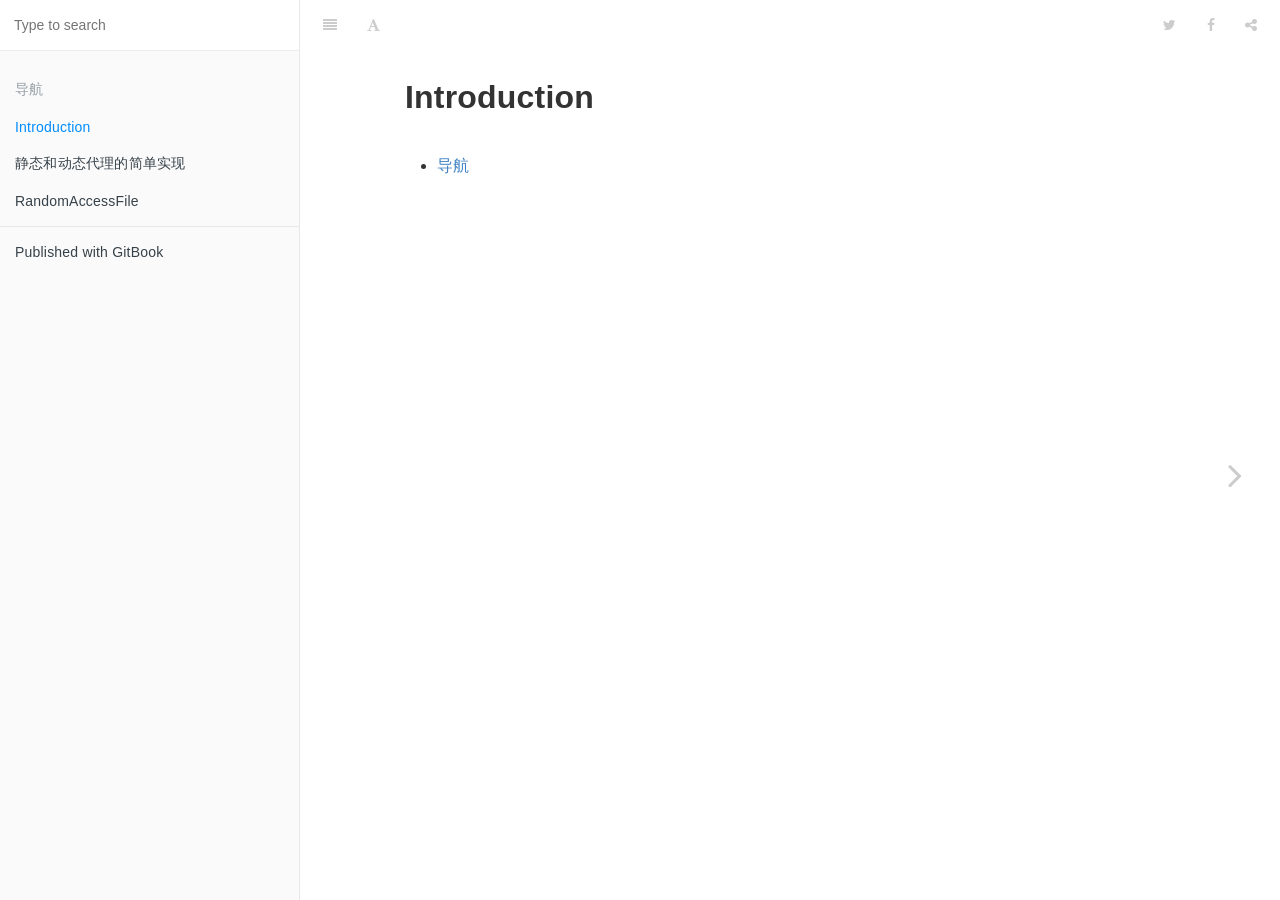
<file: _book/index.html>
<!DOCTYPE HTML>
<html lang="" >
    <head>
        <meta charset="UTF-8">
        <meta content="text/html; charset=utf-8" http-equiv="Content-Type">
        <title>Introduction · GitBook</title>
        <meta http-equiv="X-UA-Compatible" content="IE=edge" />
        <meta name="description" content="">
        <meta name="generator" content="GitBook 3.2.3">
        
        
        
    
    <link rel="stylesheet" href="gitbook/style.css">

    
            
                
                <link rel="stylesheet" href="gitbook/gitbook-plugin-highlight/website.css">
                
            
                
                <link rel="stylesheet" href="gitbook/gitbook-plugin-search/search.css">
                
            
                
                <link rel="stylesheet" href="gitbook/gitbook-plugin-fontsettings/website.css">
                
            
        

    

    
        
    
        
    
        
    
        
    
        
    
        
    

        
    
    
    <meta name="HandheldFriendly" content="true"/>
    <meta name="viewport" content="width=device-width, initial-scale=1, user-scalable=no">
    <meta name="apple-mobile-web-app-capable" content="yes">
    <meta name="apple-mobile-web-app-status-bar-style" content="black">
    <link rel="apple-touch-icon-precomposed" sizes="152x152" href="gitbook/images/apple-touch-icon-precomposed-152.png">
    <link rel="shortcut icon" href="gitbook/images/favicon.ico" type="image/x-icon">

    
    <link rel="next" href="静态和动态代理的简单实现.html" />
    
    

    </head>
    <body>
        
<div class="book">
    <div class="book-summary">
        
            
<div id="book-search-input" role="search">
    <input type="text" placeholder="Type to search" />
</div>

            
                <nav role="navigation">
                


<ul class="summary">
    
    

    

    
        
        <li class="header">导航</li>
        
        
    
        <li class="chapter active" data-level="1.1" data-path="./">
            
                <a href="./">
            
                    
                    Introduction
            
                </a>
            

            
        </li>
    
        <li class="chapter " data-level="1.2" data-path="静态和动态代理的简单实现.html">
            
                <a href="静态和动态代理的简单实现.html">
            
                    
                    静态和动态代理的简单实现
            
                </a>
            

            
        </li>
    
        <li class="chapter " data-level="1.3" data-path="RandomAccessFile.html">
            
                <a href="RandomAccessFile.html">
            
                    
                    RandomAccessFile
            
                </a>
            

            
        </li>
    

    

    <li class="divider"></li>

    <li>
        <a href="https://www.gitbook.com" target="blank" class="gitbook-link">
            Published with GitBook
        </a>
    </li>
</ul>


                </nav>
            
        
    </div>

    <div class="book-body">
        
            <div class="body-inner">
                
                    

<div class="book-header" role="navigation">
    

    <!-- Title -->
    <h1>
        <i class="fa fa-circle-o-notch fa-spin"></i>
        <a href="." >Introduction</a>
    </h1>
</div>




                    <div class="page-wrapper" tabindex="-1" role="main">
                        <div class="page-inner">
                            
<div id="book-search-results">
    <div class="search-noresults">
    
                                <section class="normal markdown-section">
                                
                                <h1 id="introduction">Introduction</h1>
<ul>
<li><a href="SUMMARY.md">&#x5BFC;&#x822A;</a></li>
</ul>

                                
                                </section>
                            
    </div>
    <div class="search-results">
        <div class="has-results">
            
            <h1 class="search-results-title"><span class='search-results-count'></span> results matching "<span class='search-query'></span>"</h1>
            <ul class="search-results-list"></ul>
            
        </div>
        <div class="no-results">
            
            <h1 class="search-results-title">No results matching "<span class='search-query'></span>"</h1>
            
        </div>
    </div>
</div>

                        </div>
                    </div>
                
            </div>

            
                
                
                <a href="静态和动态代理的简单实现.html" class="navigation navigation-next navigation-unique" aria-label="Next page: 静态和动态代理的简单实现">
                    <i class="fa fa-angle-right"></i>
                </a>
                
            
        
    </div>

    <script>
        var gitbook = gitbook || [];
        gitbook.push(function() {
            gitbook.page.hasChanged({"page":{"title":"Introduction","level":"1.1","depth":1,"next":{"title":"静态和动态代理的简单实现","level":"1.2","depth":1,"path":"静态和动态代理的简单实现.md","ref":"静态和动态代理的简单实现.md","articles":[]},"dir":"ltr"},"config":{"gitbook":"*","theme":"default","variables":{},"plugins":["livereload"],"pluginsConfig":{"livereload":{},"highlight":{},"search":{},"lunr":{"maxIndexSize":1000000,"ignoreSpecialCharacters":false},"sharing":{"facebook":true,"twitter":true,"google":false,"weibo":false,"instapaper":false,"vk":false,"all":["facebook","google","twitter","weibo","instapaper"]},"fontsettings":{"theme":"white","family":"sans","size":2},"theme-default":{"styles":{"website":"styles/website.css","pdf":"styles/pdf.css","epub":"styles/epub.css","mobi":"styles/mobi.css","ebook":"styles/ebook.css","print":"styles/print.css"},"showLevel":false}},"structure":{"langs":"LANGS.md","readme":"README.md","glossary":"GLOSSARY.md","summary":"SUMMARY.md"},"pdf":{"pageNumbers":true,"fontSize":12,"fontFamily":"Arial","paperSize":"a4","chapterMark":"pagebreak","pageBreaksBefore":"/","margin":{"right":62,"left":62,"top":56,"bottom":56}},"styles":{"website":"styles/website.css","pdf":"styles/pdf.css","epub":"styles/epub.css","mobi":"styles/mobi.css","ebook":"styles/ebook.css","print":"styles/print.css"}},"file":{"path":"README.md","mtime":"2019-11-08T01:41:33.970Z","type":"markdown"},"gitbook":{"version":"3.2.3","time":"2019-11-10T07:55:46.897Z"},"basePath":".","book":{"language":""}});
        });
    </script>
</div>

        
    <script src="gitbook/gitbook.js"></script>
    <script src="gitbook/theme.js"></script>
    
        
        <script src="gitbook/gitbook-plugin-livereload/plugin.js"></script>
        
    
        
        <script src="gitbook/gitbook-plugin-search/search-engine.js"></script>
        
    
        
        <script src="gitbook/gitbook-plugin-search/search.js"></script>
        
    
        
        <script src="gitbook/gitbook-plugin-lunr/lunr.min.js"></script>
        
    
        
        <script src="gitbook/gitbook-plugin-lunr/search-lunr.js"></script>
        
    
        
        <script src="gitbook/gitbook-plugin-sharing/buttons.js"></script>
        
    
        
        <script src="gitbook/gitbook-plugin-fontsettings/fontsettings.js"></script>
        
    

    </body>
</html>
</file>
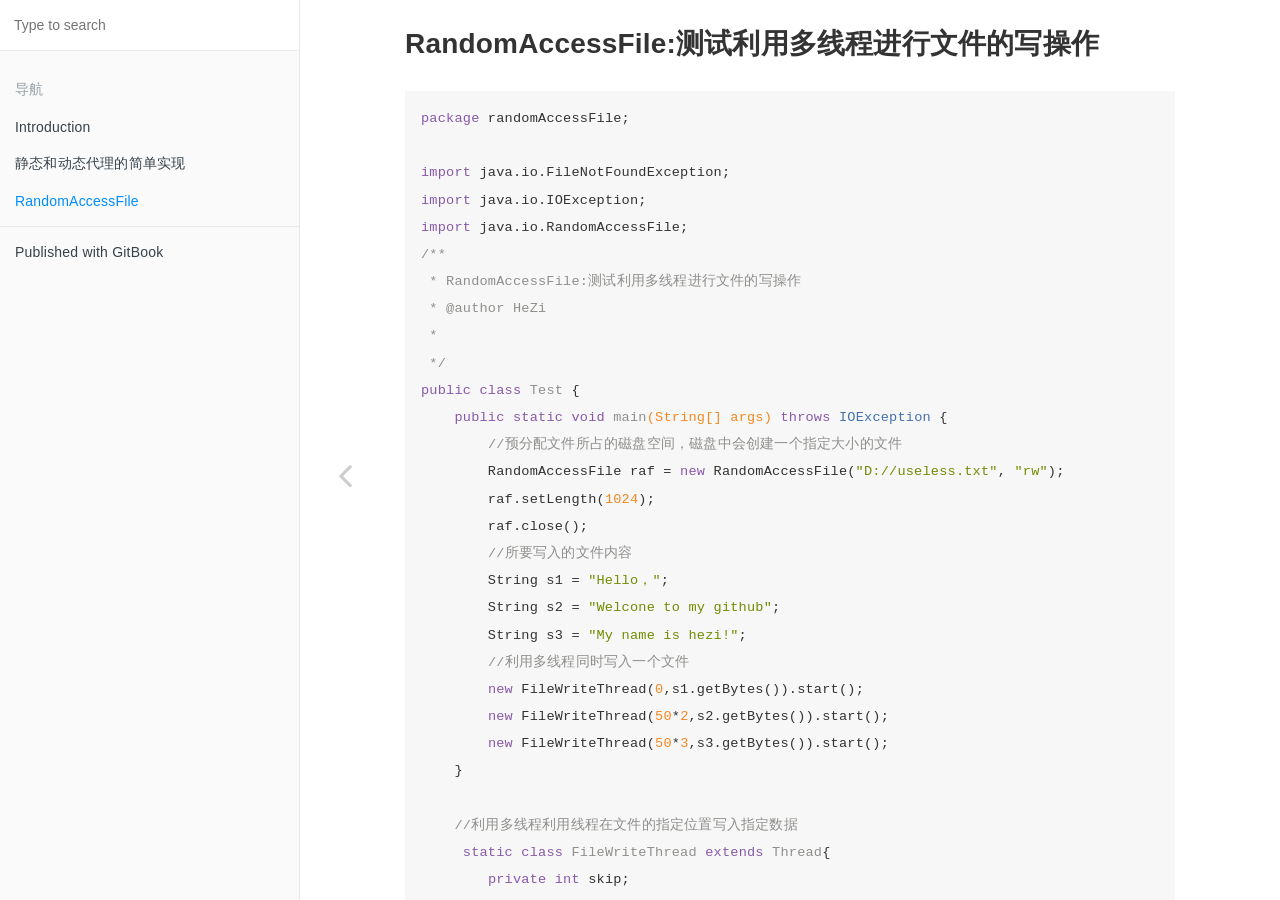
<file: _book/RandomAccessFile.html>
<!DOCTYPE HTML>
<html lang="" >
    <head>
        <meta charset="UTF-8">
        <meta content="text/html; charset=utf-8" http-equiv="Content-Type">
        <title>RandomAccessFile · GitBook</title>
        <meta http-equiv="X-UA-Compatible" content="IE=edge" />
        <meta name="description" content="">
        <meta name="generator" content="GitBook 3.2.3">
        
        
        
    
    <link rel="stylesheet" href="gitbook/style.css">

    
            
                
                <link rel="stylesheet" href="gitbook/gitbook-plugin-highlight/website.css">
                
            
                
                <link rel="stylesheet" href="gitbook/gitbook-plugin-search/search.css">
                
            
                
                <link rel="stylesheet" href="gitbook/gitbook-plugin-fontsettings/website.css">
                
            
        

    

    
        
    
        
    
        
    
        
    
        
    
        
    

        
    
    
    <meta name="HandheldFriendly" content="true"/>
    <meta name="viewport" content="width=device-width, initial-scale=1, user-scalable=no">
    <meta name="apple-mobile-web-app-capable" content="yes">
    <meta name="apple-mobile-web-app-status-bar-style" content="black">
    <link rel="apple-touch-icon-precomposed" sizes="152x152" href="gitbook/images/apple-touch-icon-precomposed-152.png">
    <link rel="shortcut icon" href="gitbook/images/favicon.ico" type="image/x-icon">

    
    
    <link rel="prev" href="静态和动态代理的简单实现.html" />
    

    </head>
    <body>
        
<div class="book">
    <div class="book-summary">
        
            
<div id="book-search-input" role="search">
    <input type="text" placeholder="Type to search" />
</div>

            
                <nav role="navigation">
                


<ul class="summary">
    
    

    

    
        
        <li class="header">导航</li>
        
        
    
        <li class="chapter " data-level="1.1" data-path="./">
            
                <a href="./">
            
                    
                    Introduction
            
                </a>
            

            
        </li>
    
        <li class="chapter " data-level="1.2" data-path="静态和动态代理的简单实现.html">
            
                <a href="静态和动态代理的简单实现.html">
            
                    
                    静态和动态代理的简单实现
            
                </a>
            

            
        </li>
    
        <li class="chapter active" data-level="1.3" data-path="RandomAccessFile.html">
            
                <a href="RandomAccessFile.html">
            
                    
                    RandomAccessFile
            
                </a>
            

            
        </li>
    

    

    <li class="divider"></li>

    <li>
        <a href="https://www.gitbook.com" target="blank" class="gitbook-link">
            Published with GitBook
        </a>
    </li>
</ul>


                </nav>
            
        
    </div>

    <div class="book-body">
        
            <div class="body-inner">
                
                    

<div class="book-header" role="navigation">
    

    <!-- Title -->
    <h1>
        <i class="fa fa-circle-o-notch fa-spin"></i>
        <a href="." >RandomAccessFile</a>
    </h1>
</div>




                    <div class="page-wrapper" tabindex="-1" role="main">
                        <div class="page-inner">
                            
<div id="book-search-results">
    <div class="search-noresults">
    
                                <section class="normal markdown-section">
                                
                                <h2 id="randomaccessfile&#x6D4B;&#x8BD5;&#x5229;&#x7528;&#x591A;&#x7EBF;&#x7A0B;&#x8FDB;&#x884C;&#x6587;&#x4EF6;&#x7684;&#x5199;&#x64CD;&#x4F5C;">RandomAccessFile:&#x6D4B;&#x8BD5;&#x5229;&#x7528;&#x591A;&#x7EBF;&#x7A0B;&#x8FDB;&#x884C;&#x6587;&#x4EF6;&#x7684;&#x5199;&#x64CD;&#x4F5C;</h2>
<pre><code class="lang-java"><span class="hljs-keyword">package</span> randomAccessFile;

<span class="hljs-keyword">import</span> java.io.FileNotFoundException;
<span class="hljs-keyword">import</span> java.io.IOException;
<span class="hljs-keyword">import</span> java.io.RandomAccessFile;
<span class="hljs-comment">/**
 * RandomAccessFile:&#x6D4B;&#x8BD5;&#x5229;&#x7528;&#x591A;&#x7EBF;&#x7A0B;&#x8FDB;&#x884C;&#x6587;&#x4EF6;&#x7684;&#x5199;&#x64CD;&#x4F5C;
 * <span class="hljs-doctag">@author</span> HeZi
 *
 */</span>
<span class="hljs-keyword">public</span> <span class="hljs-class"><span class="hljs-keyword">class</span> <span class="hljs-title">Test</span> </span>{
    <span class="hljs-function"><span class="hljs-keyword">public</span> <span class="hljs-keyword">static</span> <span class="hljs-keyword">void</span> <span class="hljs-title">main</span><span class="hljs-params">(String[] args)</span> <span class="hljs-keyword">throws</span> IOException </span>{
        <span class="hljs-comment">//&#x9884;&#x5206;&#x914D;&#x6587;&#x4EF6;&#x6240;&#x5360;&#x7684;&#x78C1;&#x76D8;&#x7A7A;&#x95F4;&#xFF0C;&#x78C1;&#x76D8;&#x4E2D;&#x4F1A;&#x521B;&#x5EFA;&#x4E00;&#x4E2A;&#x6307;&#x5B9A;&#x5927;&#x5C0F;&#x7684;&#x6587;&#x4EF6;</span>
        RandomAccessFile raf = <span class="hljs-keyword">new</span> RandomAccessFile(<span class="hljs-string">&quot;D://useless.txt&quot;</span>, <span class="hljs-string">&quot;rw&quot;</span>);
        raf.setLength(<span class="hljs-number">1024</span>);
        raf.close();
        <span class="hljs-comment">//&#x6240;&#x8981;&#x5199;&#x5165;&#x7684;&#x6587;&#x4EF6;&#x5185;&#x5BB9;</span>
        String s1 = <span class="hljs-string">&quot;Hello&#xFF0C;&quot;</span>;
        String s2 = <span class="hljs-string">&quot;Welcone to my github&quot;</span>;
        String s3 = <span class="hljs-string">&quot;My name is hezi!&quot;</span>;
        <span class="hljs-comment">//&#x5229;&#x7528;&#x591A;&#x7EBF;&#x7A0B;&#x540C;&#x65F6;&#x5199;&#x5165;&#x4E00;&#x4E2A;&#x6587;&#x4EF6;</span>
        <span class="hljs-keyword">new</span> FileWriteThread(<span class="hljs-number">0</span>,s1.getBytes()).start();
        <span class="hljs-keyword">new</span> FileWriteThread(<span class="hljs-number">50</span>*<span class="hljs-number">2</span>,s2.getBytes()).start();
        <span class="hljs-keyword">new</span> FileWriteThread(<span class="hljs-number">50</span>*<span class="hljs-number">3</span>,s3.getBytes()).start();
    }

    <span class="hljs-comment">//&#x5229;&#x7528;&#x591A;&#x7EBF;&#x7A0B;&#x5229;&#x7528;&#x7EBF;&#x7A0B;&#x5728;&#x6587;&#x4EF6;&#x7684;&#x6307;&#x5B9A;&#x4F4D;&#x7F6E;&#x5199;&#x5165;&#x6307;&#x5B9A;&#x6570;&#x636E;    </span>
     <span class="hljs-keyword">static</span> <span class="hljs-class"><span class="hljs-keyword">class</span> <span class="hljs-title">FileWriteThread</span> <span class="hljs-keyword">extends</span> <span class="hljs-title">Thread</span></span>{
        <span class="hljs-keyword">private</span> <span class="hljs-keyword">int</span> skip;
        <span class="hljs-keyword">private</span> <span class="hljs-keyword">byte</span>[] content;
        <span class="hljs-function"><span class="hljs-keyword">public</span> <span class="hljs-title">FileWriteThread</span><span class="hljs-params">(<span class="hljs-keyword">int</span> skip,<span class="hljs-keyword">byte</span>[] content)</span> </span>{
            <span class="hljs-keyword">this</span>.skip = skip;
            <span class="hljs-keyword">this</span>.content = content;
        }
        <span class="hljs-comment">//&#x91CD;&#x5199;run()&#x65B9;&#x6CD5;</span>
        <span class="hljs-function"><span class="hljs-keyword">public</span> <span class="hljs-keyword">void</span> <span class="hljs-title">run</span><span class="hljs-params">()</span> </span>{
            RandomAccessFile raf = <span class="hljs-keyword">null</span>;
            <span class="hljs-keyword">try</span> {
                 raf = <span class="hljs-keyword">new</span> RandomAccessFile(<span class="hljs-string">&quot;D://useless.txt&quot;</span>, <span class="hljs-string">&quot;rw&quot;</span>);
                 raf.seek(skip);
                 raf.write(content);
            } <span class="hljs-keyword">catch</span> (FileNotFoundException e) {
                e.printStackTrace();
            } <span class="hljs-keyword">catch</span> (IOException e) {
                e.printStackTrace();
            }<span class="hljs-keyword">finally</span> {
                <span class="hljs-keyword">try</span> {
                    raf.close();
                } <span class="hljs-keyword">catch</span> (IOException e) {
                    e.printStackTrace();
                }
            }
        }
    }
}
</code></pre>

                                
                                </section>
                            
    </div>
    <div class="search-results">
        <div class="has-results">
            
            <h1 class="search-results-title"><span class='search-results-count'></span> results matching "<span class='search-query'></span>"</h1>
            <ul class="search-results-list"></ul>
            
        </div>
        <div class="no-results">
            
            <h1 class="search-results-title">No results matching "<span class='search-query'></span>"</h1>
            
        </div>
    </div>
</div>

                        </div>
                    </div>
                
            </div>

            
                
                <a href="静态和动态代理的简单实现.html" class="navigation navigation-prev navigation-unique" aria-label="Previous page: 静态和动态代理的简单实现">
                    <i class="fa fa-angle-left"></i>
                </a>
                
                
            
        
    </div>

    <script>
        var gitbook = gitbook || [];
        gitbook.push(function() {
            gitbook.page.hasChanged({"page":{"title":"RandomAccessFile","level":"1.3","depth":1,"previous":{"title":"静态和动态代理的简单实现","level":"1.2","depth":1,"path":"静态和动态代理的简单实现.md","ref":"静态和动态代理的简单实现.md","articles":[]},"dir":"ltr"},"config":{"gitbook":"*","theme":"default","variables":{},"plugins":["livereload"],"pluginsConfig":{"livereload":{},"highlight":{},"search":{},"lunr":{"maxIndexSize":1000000,"ignoreSpecialCharacters":false},"sharing":{"facebook":true,"twitter":true,"google":false,"weibo":false,"instapaper":false,"vk":false,"all":["facebook","google","twitter","weibo","instapaper"]},"fontsettings":{"theme":"white","family":"sans","size":2},"theme-default":{"styles":{"website":"styles/website.css","pdf":"styles/pdf.css","epub":"styles/epub.css","mobi":"styles/mobi.css","ebook":"styles/ebook.css","print":"styles/print.css"},"showLevel":false}},"structure":{"langs":"LANGS.md","readme":"README.md","glossary":"GLOSSARY.md","summary":"SUMMARY.md"},"pdf":{"pageNumbers":true,"fontSize":12,"fontFamily":"Arial","paperSize":"a4","chapterMark":"pagebreak","pageBreaksBefore":"/","margin":{"right":62,"left":62,"top":56,"bottom":56}},"styles":{"website":"styles/website.css","pdf":"styles/pdf.css","epub":"styles/epub.css","mobi":"styles/mobi.css","ebook":"styles/ebook.css","print":"styles/print.css"}},"file":{"path":"RandomAccessFile.md","mtime":"2019-11-10T07:20:59.065Z","type":"markdown"},"gitbook":{"version":"3.2.3","time":"2019-11-10T07:55:46.897Z"},"basePath":".","book":{"language":""}});
        });
    </script>
</div>

        
    <script src="gitbook/gitbook.js"></script>
    <script src="gitbook/theme.js"></script>
    
        
        <script src="gitbook/gitbook-plugin-livereload/plugin.js"></script>
        
    
        
        <script src="gitbook/gitbook-plugin-search/search-engine.js"></script>
        
    
        
        <script src="gitbook/gitbook-plugin-search/search.js"></script>
        
    
        
        <script src="gitbook/gitbook-plugin-lunr/lunr.min.js"></script>
        
    
        
        <script src="gitbook/gitbook-plugin-lunr/search-lunr.js"></script>
        
    
        
        <script src="gitbook/gitbook-plugin-sharing/buttons.js"></script>
        
    
        
        <script src="gitbook/gitbook-plugin-fontsettings/fontsettings.js"></script>
        
    

    </body>
</html>
</file>
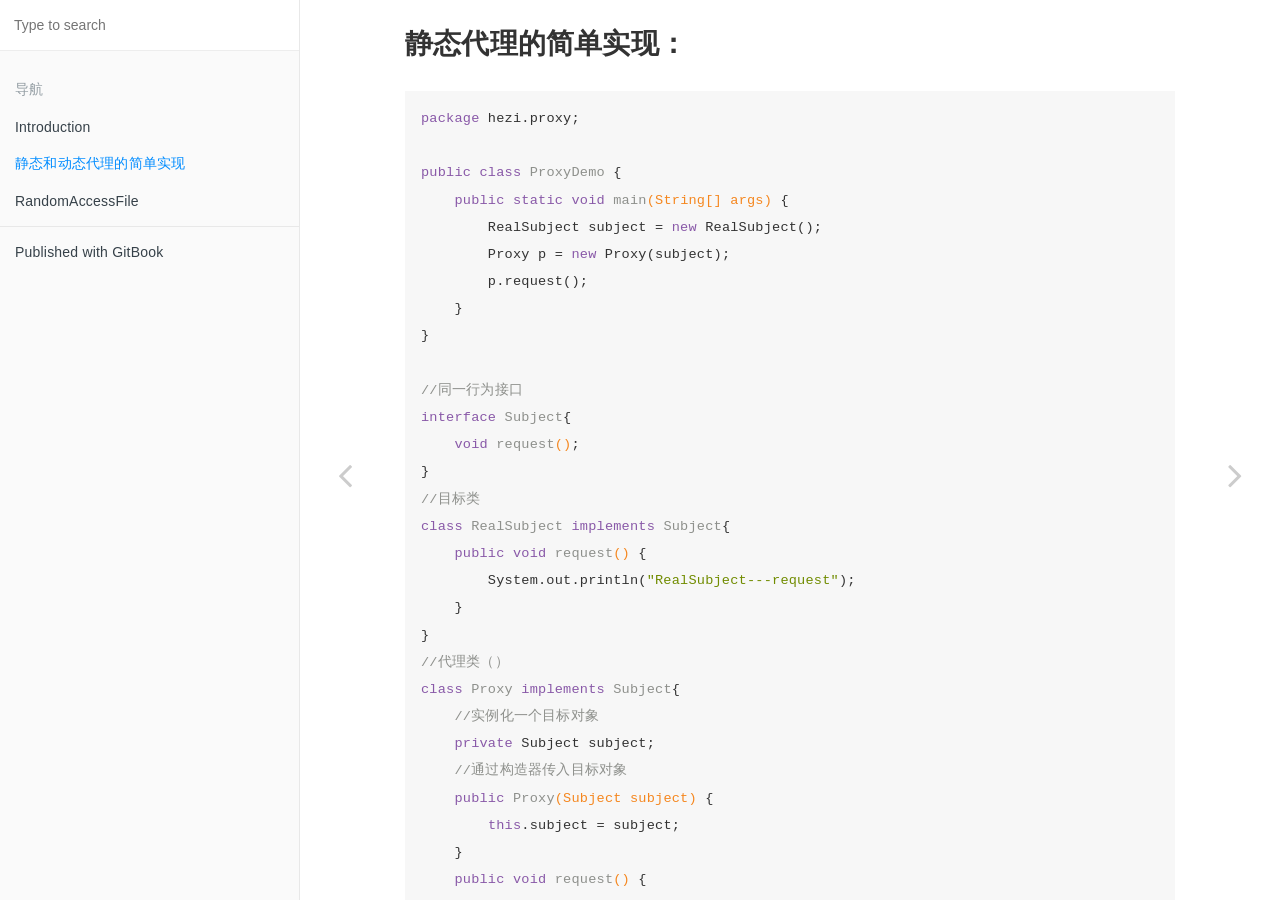
<file: _book/静态和动态代理的简单实现.html>
<!DOCTYPE HTML>
<html lang="" >
    <head>
        <meta charset="UTF-8">
        <meta content="text/html; charset=utf-8" http-equiv="Content-Type">
        <title>静态和动态代理的简单实现 · GitBook</title>
        <meta http-equiv="X-UA-Compatible" content="IE=edge" />
        <meta name="description" content="">
        <meta name="generator" content="GitBook 3.2.3">
        
        
        
    
    <link rel="stylesheet" href="gitbook/style.css">

    
            
                
                <link rel="stylesheet" href="gitbook/gitbook-plugin-highlight/website.css">
                
            
                
                <link rel="stylesheet" href="gitbook/gitbook-plugin-search/search.css">
                
            
                
                <link rel="stylesheet" href="gitbook/gitbook-plugin-fontsettings/website.css">
                
            
        

    

    
        
    
        
    
        
    
        
    
        
    
        
    

        
    
    
    <meta name="HandheldFriendly" content="true"/>
    <meta name="viewport" content="width=device-width, initial-scale=1, user-scalable=no">
    <meta name="apple-mobile-web-app-capable" content="yes">
    <meta name="apple-mobile-web-app-status-bar-style" content="black">
    <link rel="apple-touch-icon-precomposed" sizes="152x152" href="gitbook/images/apple-touch-icon-precomposed-152.png">
    <link rel="shortcut icon" href="gitbook/images/favicon.ico" type="image/x-icon">

    
    <link rel="next" href="RandomAccessFile.html" />
    
    
    <link rel="prev" href="./" />
    

    </head>
    <body>
        
<div class="book">
    <div class="book-summary">
        
            
<div id="book-search-input" role="search">
    <input type="text" placeholder="Type to search" />
</div>

            
                <nav role="navigation">
                


<ul class="summary">
    
    

    

    
        
        <li class="header">导航</li>
        
        
    
        <li class="chapter " data-level="1.1" data-path="./">
            
                <a href="./">
            
                    
                    Introduction
            
                </a>
            

            
        </li>
    
        <li class="chapter active" data-level="1.2" data-path="静态和动态代理的简单实现.html">
            
                <a href="静态和动态代理的简单实现.html">
            
                    
                    静态和动态代理的简单实现
            
                </a>
            

            
        </li>
    
        <li class="chapter " data-level="1.3" data-path="RandomAccessFile.html">
            
                <a href="RandomAccessFile.html">
            
                    
                    RandomAccessFile
            
                </a>
            

            
        </li>
    

    

    <li class="divider"></li>

    <li>
        <a href="https://www.gitbook.com" target="blank" class="gitbook-link">
            Published with GitBook
        </a>
    </li>
</ul>


                </nav>
            
        
    </div>

    <div class="book-body">
        
            <div class="body-inner">
                
                    

<div class="book-header" role="navigation">
    

    <!-- Title -->
    <h1>
        <i class="fa fa-circle-o-notch fa-spin"></i>
        <a href="." >静态和动态代理的简单实现</a>
    </h1>
</div>




                    <div class="page-wrapper" tabindex="-1" role="main">
                        <div class="page-inner">
                            
<div id="book-search-results">
    <div class="search-noresults">
    
                                <section class="normal markdown-section">
                                
                                <h2 id="&#x9759;&#x6001;&#x4EE3;&#x7406;&#x7684;&#x7B80;&#x5355;&#x5B9E;&#x73B0;&#xFF1A;">&#x9759;&#x6001;&#x4EE3;&#x7406;&#x7684;&#x7B80;&#x5355;&#x5B9E;&#x73B0;&#xFF1A;</h2>
<pre><code class="lang-java"><span class="hljs-keyword">package</span> hezi.proxy;

<span class="hljs-keyword">public</span> <span class="hljs-class"><span class="hljs-keyword">class</span> <span class="hljs-title">ProxyDemo</span> </span>{
    <span class="hljs-function"><span class="hljs-keyword">public</span> <span class="hljs-keyword">static</span> <span class="hljs-keyword">void</span> <span class="hljs-title">main</span><span class="hljs-params">(String[] args)</span> </span>{
        RealSubject subject = <span class="hljs-keyword">new</span> RealSubject();
        Proxy p = <span class="hljs-keyword">new</span> Proxy(subject);
        p.request();
    }
}

<span class="hljs-comment">//&#x540C;&#x4E00;&#x884C;&#x4E3A;&#x63A5;&#x53E3;</span>
<span class="hljs-class"><span class="hljs-keyword">interface</span> <span class="hljs-title">Subject</span></span>{
    <span class="hljs-function"><span class="hljs-keyword">void</span> <span class="hljs-title">request</span><span class="hljs-params">()</span></span>;
}
<span class="hljs-comment">//&#x76EE;&#x6807;&#x7C7B;</span>
<span class="hljs-class"><span class="hljs-keyword">class</span> <span class="hljs-title">RealSubject</span> <span class="hljs-keyword">implements</span> <span class="hljs-title">Subject</span></span>{
    <span class="hljs-function"><span class="hljs-keyword">public</span> <span class="hljs-keyword">void</span> <span class="hljs-title">request</span><span class="hljs-params">()</span> </span>{
        System.out.println(<span class="hljs-string">&quot;RealSubject---request&quot;</span>);
    }
}
<span class="hljs-comment">//&#x4EE3;&#x7406;&#x7C7B;&#xFF08;&#xFF09;</span>
<span class="hljs-class"><span class="hljs-keyword">class</span> <span class="hljs-title">Proxy</span> <span class="hljs-keyword">implements</span> <span class="hljs-title">Subject</span></span>{
    <span class="hljs-comment">//&#x5B9E;&#x4F8B;&#x5316;&#x4E00;&#x4E2A;&#x76EE;&#x6807;&#x5BF9;&#x8C61;</span>
    <span class="hljs-keyword">private</span> Subject subject;
    <span class="hljs-comment">//&#x901A;&#x8FC7;&#x6784;&#x9020;&#x5668;&#x4F20;&#x5165;&#x76EE;&#x6807;&#x5BF9;&#x8C61;</span>
    <span class="hljs-function"><span class="hljs-keyword">public</span> <span class="hljs-title">Proxy</span><span class="hljs-params">(Subject subject)</span> </span>{
        <span class="hljs-keyword">this</span>.subject = subject;
    }
    <span class="hljs-function"><span class="hljs-keyword">public</span> <span class="hljs-keyword">void</span> <span class="hljs-title">request</span><span class="hljs-params">()</span> </span>{
        System.out.println(<span class="hljs-string">&quot;PreProcess&quot;</span>);
        subject.request();
        System.out.println(<span class="hljs-string">&quot;PostProcess&quot;</span>);
    }
}
</code></pre>
<h2 id="&#x52A8;&#x6001;&#x4EE3;&#x7406;&#x7684;&#x7B80;&#x5355;&#x5B9E;&#x73B0;">&#x52A8;&#x6001;&#x4EE3;&#x7406;&#x7684;&#x7B80;&#x5355;&#x5B9E;&#x73B0;</h2>
<pre><code class="lang-java"><span class="hljs-keyword">package</span> hezi.proxy;

<span class="hljs-keyword">import</span> java.lang.reflect.InvocationHandler;
<span class="hljs-keyword">import</span> java.lang.reflect.Method;
<span class="hljs-keyword">import</span> java.lang.reflect.Proxy;

<span class="hljs-keyword">public</span> <span class="hljs-class"><span class="hljs-keyword">class</span> <span class="hljs-title">DynamicProxyDemo</span> </span>{
    <span class="hljs-function"><span class="hljs-keyword">public</span> <span class="hljs-keyword">static</span> <span class="hljs-keyword">void</span> <span class="hljs-title">main</span><span class="hljs-params">(String[] args)</span> </span>{
        <span class="hljs-comment">//1&#x3001;&#x521B;&#x5EFA;&#x76EE;&#x6807;&#x5BF9;&#x8C61;</span>
        RealSubject2 realSubject2 = <span class="hljs-keyword">new</span> RealSubject2();
        <span class="hljs-comment">//2&#x3001;&#x521B;&#x5EFA;&#x8C03;&#x7528;&#x5904;&#x7406;&#x51FD;&#x6570;</span>
        ProxyHandler proxyHandler = <span class="hljs-keyword">new</span> ProxyHandler(realSubject2);
        <span class="hljs-comment">//3&#x3001;&#x52A8;&#x6001;&#x751F;&#x6210;&#x4EE3;&#x7406;&#x5BF9;&#x8C61;</span>
        Subject2 proxySubject = (Subject2) Proxy.newProxyInstance(RealSubject2.class.getClassLoader(), 
                RealSubject2.class.getInterfaces(), proxyHandler);
        <span class="hljs-comment">//4&#x3001;&#x901A;&#x8FC7;&#x4EE3;&#x7406;&#x5BF9;&#x8C61;&#x8C03;&#x7528;&#x65B9;&#x6CD5;</span>
        proxySubject.request();
    }
}

<span class="hljs-comment">//&#x4E3B;&#x9898;&#x63A5;&#x53E3;</span>
<span class="hljs-class"><span class="hljs-keyword">interface</span> <span class="hljs-title">Subject2</span></span>{
    <span class="hljs-function"><span class="hljs-keyword">void</span> <span class="hljs-title">request</span><span class="hljs-params">()</span></span>;
}
<span class="hljs-comment">//&#x76EE;&#x6807;&#x5BF9;&#x8C61;&#x7C7B;</span>
<span class="hljs-class"><span class="hljs-keyword">class</span> <span class="hljs-title">RealSubject2</span> <span class="hljs-keyword">implements</span> <span class="hljs-title">Subject2</span></span>{
    <span class="hljs-function"><span class="hljs-keyword">public</span> <span class="hljs-keyword">void</span> <span class="hljs-title">request</span><span class="hljs-params">()</span> </span>{
        System.out.println(<span class="hljs-string">&quot;=====RealSubject Request=====&quot;</span>);
    }
}
<span class="hljs-comment">//&#x4EE3;&#x7406;&#x7C7B;&#x7684;&#x8C03;&#x7528;&#x5904;&#x7406;&#x5668;</span>
<span class="hljs-class"><span class="hljs-keyword">class</span> <span class="hljs-title">ProxyHandler</span> <span class="hljs-keyword">implements</span> <span class="hljs-title">InvocationHandler</span></span>{
    <span class="hljs-keyword">private</span> Subject2 subject2;
    <span class="hljs-function"><span class="hljs-keyword">public</span> <span class="hljs-title">ProxyHandler</span><span class="hljs-params">(Subject2 subject2)</span> </span>{
        <span class="hljs-keyword">this</span>.subject2 = subject2;
    }
    <span class="hljs-meta">@Override</span>
    <span class="hljs-function"><span class="hljs-keyword">public</span> Object <span class="hljs-title">invoke</span><span class="hljs-params">(Object proxy, Method method, Object[] args)</span> <span class="hljs-keyword">throws</span> Throwable </span>{
        <span class="hljs-comment">//&#x5B9A;&#x4E49;&#x9884;&#x5904;&#x7406;&#x7684;&#x5DE5;&#x4F5C;&#xFF0C;&#x5F53;&#x7136;&#x4E5F;&#x53EF;&#x4EE5;&#x6839;&#x636E;method&#x7684;&#x4E0D;&#x540C;&#x8FDB;&#x884C;&#x4E0D;&#x540C;&#x7684;&#x9884;&#x5904;&#x7406;</span>
        System.out.println(<span class="hljs-string">&quot;=====Before=====&quot;</span>);
        <span class="hljs-comment">//&#x8C03;&#x7528;RealSubject&#x4E2D;&#x7684;&#x65B9;&#x6CD5;</span>
        Object result = method.invoke(subject2,args);
        <span class="hljs-comment">//&#x540E;&#x5904;&#x7406;</span>
        System.out.println(<span class="hljs-string">&quot;=====After=====&quot;</span>);
        <span class="hljs-keyword">return</span> result;
    }    
}
</code></pre>

                                
                                </section>
                            
    </div>
    <div class="search-results">
        <div class="has-results">
            
            <h1 class="search-results-title"><span class='search-results-count'></span> results matching "<span class='search-query'></span>"</h1>
            <ul class="search-results-list"></ul>
            
        </div>
        <div class="no-results">
            
            <h1 class="search-results-title">No results matching "<span class='search-query'></span>"</h1>
            
        </div>
    </div>
</div>

                        </div>
                    </div>
                
            </div>

            
                
                <a href="./" class="navigation navigation-prev " aria-label="Previous page: Introduction">
                    <i class="fa fa-angle-left"></i>
                </a>
                
                
                <a href="RandomAccessFile.html" class="navigation navigation-next " aria-label="Next page: RandomAccessFile">
                    <i class="fa fa-angle-right"></i>
                </a>
                
            
        
    </div>

    <script>
        var gitbook = gitbook || [];
        gitbook.push(function() {
            gitbook.page.hasChanged({"page":{"title":"静态和动态代理的简单实现","level":"1.2","depth":1,"next":{"title":"RandomAccessFile","level":"1.3","depth":1,"path":"RandomAccessFile.md","ref":"RandomAccessFile.md","articles":[]},"previous":{"title":"Introduction","level":"1.1","depth":1,"path":"README.md","ref":"README.md","articles":[]},"dir":"ltr"},"config":{"gitbook":"*","theme":"default","variables":{},"plugins":["livereload"],"pluginsConfig":{"livereload":{},"highlight":{},"search":{},"lunr":{"maxIndexSize":1000000,"ignoreSpecialCharacters":false},"sharing":{"facebook":true,"twitter":true,"google":false,"weibo":false,"instapaper":false,"vk":false,"all":["facebook","google","twitter","weibo","instapaper"]},"fontsettings":{"theme":"white","family":"sans","size":2},"theme-default":{"styles":{"website":"styles/website.css","pdf":"styles/pdf.css","epub":"styles/epub.css","mobi":"styles/mobi.css","ebook":"styles/ebook.css","print":"styles/print.css"},"showLevel":false}},"structure":{"langs":"LANGS.md","readme":"README.md","glossary":"GLOSSARY.md","summary":"SUMMARY.md"},"pdf":{"pageNumbers":true,"fontSize":12,"fontFamily":"Arial","paperSize":"a4","chapterMark":"pagebreak","pageBreaksBefore":"/","margin":{"right":62,"left":62,"top":56,"bottom":56}},"styles":{"website":"styles/website.css","pdf":"styles/pdf.css","epub":"styles/epub.css","mobi":"styles/mobi.css","ebook":"styles/ebook.css","print":"styles/print.css"}},"file":{"path":"静态和动态代理的简单实现.md","mtime":"2019-11-07T15:36:25.655Z","type":"markdown"},"gitbook":{"version":"3.2.3","time":"2019-11-10T07:55:46.897Z"},"basePath":".","book":{"language":""}});
        });
    </script>
</div>

        
    <script src="gitbook/gitbook.js"></script>
    <script src="gitbook/theme.js"></script>
    
        
        <script src="gitbook/gitbook-plugin-livereload/plugin.js"></script>
        
    
        
        <script src="gitbook/gitbook-plugin-search/search-engine.js"></script>
        
    
        
        <script src="gitbook/gitbook-plugin-search/search.js"></script>
        
    
        
        <script src="gitbook/gitbook-plugin-lunr/lunr.min.js"></script>
        
    
        
        <script src="gitbook/gitbook-plugin-lunr/search-lunr.js"></script>
        
    
        
        <script src="gitbook/gitbook-plugin-sharing/buttons.js"></script>
        
    
        
        <script src="gitbook/gitbook-plugin-fontsettings/fontsettings.js"></script>
        
    

    </body>
</html>
</file>
<file: _book/gitbook/gitbook-plugin-highlight/website.css>
.book .book-body .page-wrapper .page-inner section.normal pre,
.book .book-body .page-wrapper .page-inner section.normal code {
  /* http://jmblog.github.com/color-themes-for-google-code-highlightjs */
  /* Tomorrow Comment */
  /* Tomorrow Red */
  /* Tomorrow Orange */
  /* Tomorrow Yellow */
  /* Tomorrow Green */
  /* Tomorrow Aqua */
  /* Tomorrow Blue */
  /* Tomorrow Purple */
}
.book .book-body .page-wrapper .page-inner section.normal pre .hljs-comment,
.book .book-body .page-wrapper .page-inner section.normal code .hljs-comment,
.book .book-body .page-wrapper .page-inner section.normal pre .hljs-title,
.book .book-body .page-wrapper .page-inner section.normal code .hljs-title {
  color: #8e908c;
}
.book .book-body .page-wrapper .page-inner section.normal pre .hljs-variable,
.book .book-body .page-wrapper .page-inner section.normal code .hljs-variable,
.book .book-body .page-wrapper .page-inner section.normal pre .hljs-attribute,
.book .book-body .page-wrapper .page-inner section.normal code .hljs-attribute,
.book .book-body .page-wrapper .page-inner section.normal pre .hljs-tag,
.book .book-body .page-wrapper .page-inner section.normal code .hljs-tag,
.book .book-body .page-wrapper .page-inner section.normal pre .hljs-regexp,
.book .book-body .page-wrapper .page-inner section.normal code .hljs-regexp,
.book .book-body .page-wrapper .page-inner section.normal pre .hljs-deletion,
.book .book-body .page-wrapper .page-inner section.normal code .hljs-deletion,
.book .book-body .page-wrapper .page-inner section.normal pre .ruby .hljs-constant,
.book .book-body .page-wrapper .page-inner section.normal code .ruby .hljs-constant,
.book .book-body .page-wrapper .page-inner section.normal pre .xml .hljs-tag .hljs-title,
.book .book-body .page-wrapper .page-inner section.normal code .xml .hljs-tag .hljs-title,
.book .book-body .page-wrapper .page-inner section.normal pre .xml .hljs-pi,
.book .book-body .page-wrapper .page-inner section.normal code .xml .hljs-pi,
.book .book-body .page-wrapper .page-inner section.normal pre .xml .hljs-doctype,
.book .book-body .page-wrapper .page-inner section.normal code .xml .hljs-doctype,
.book .book-body .page-wrapper .page-inner section.normal pre .html .hljs-doctype,
.book .book-body .page-wrapper .page-inner section.normal code .html .hljs-doctype,
.book .book-body .page-wrapper .page-inner section.normal pre .css .hljs-id,
.book .book-body .page-wrapper .page-inner section.normal code .css .hljs-id,
.book .book-body .page-wrapper .page-inner section.normal pre .css .hljs-class,
.book .book-body .page-wrapper .page-inner section.normal code .css .hljs-class,
.book .book-body .page-wrapper .page-inner section.normal pre .css .hljs-pseudo,
.book .book-body .page-wrapper .page-inner section.normal code .css .hljs-pseudo {
  color: #c82829;
}
.book .book-body .page-wrapper .page-inner section.normal pre .hljs-number,
.book .book-body .page-wrapper .page-inner section.normal code .hljs-number,
.book .book-body .page-wrapper .page-inner section.normal pre .hljs-preprocessor,
.book .book-body .page-wrapper .page-inner section.normal code .hljs-preprocessor,
.book .book-body .page-wrapper .page-inner section.normal pre .hljs-pragma,
.book .book-body .page-wrapper .page-inner section.normal code .hljs-pragma,
.book .book-body .page-wrapper .page-inner section.normal pre .hljs-built_in,
.book .book-body .page-wrapper .page-inner section.normal code .hljs-built_in,
.book .book-body .page-wrapper .page-inner section.normal pre .hljs-literal,
.book .book-body .page-wrapper .page-inner section.normal code .hljs-literal,
.book .book-body .page-wrapper .page-inner section.normal pre .hljs-params,
.book .book-body .page-wrapper .page-inner section.normal code .hljs-params,
.book .book-body .page-wrapper .page-inner section.normal pre .hljs-constant,
.book .book-body .page-wrapper .page-inner section.normal code .hljs-constant {
  color: #f5871f;
}
.book .book-body .page-wrapper .page-inner section.normal pre .ruby .hljs-class .hljs-title,
.book .book-body .page-wrapper .page-inner section.normal code .ruby .hljs-class .hljs-title,
.book .book-body .page-wrapper .page-inner section.normal pre .css .hljs-rules .hljs-attribute,
.book .book-body .page-wrapper .page-inner section.normal code .css .hljs-rules .hljs-attribute {
  color: #eab700;
}
.book .book-body .page-wrapper .page-inner section.normal pre .hljs-string,
.book .book-body .page-wrapper .page-inner section.normal code .hljs-string,
.book .book-body .page-wrapper .page-inner section.normal pre .hljs-value,
.book .book-body .page-wrapper .page-inner section.normal code .hljs-value,
.book .book-body .page-wrapper .page-inner section.normal pre .hljs-inheritance,
.book .book-body .page-wrapper .page-inner section.normal code .hljs-inheritance,
.book .book-body .page-wrapper .page-inner section.normal pre .hljs-header,
.book .book-body .page-wrapper .page-inner section.normal code .hljs-header,
.book .book-body .page-wrapper .page-inner section.normal pre .hljs-addition,
.book .book-body .page-wrapper .page-inner section.normal code .hljs-addition,
.book .book-body .page-wrapper .page-inner section.normal pre .ruby .hljs-symbol,
.book .book-body .page-wrapper .page-inner section.normal code .ruby .hljs-symbol,
.book .book-body .page-wrapper .page-inner section.normal pre .xml .hljs-cdata,
.book .book-body .page-wrapper .page-inner section.normal code .xml .hljs-cdata {
  color: #718c00;
}
.book .book-body .page-wrapper .page-inner section.normal pre .css .hljs-hexcolor,
.book .book-body .page-wrapper .page-inner section.normal code .css .hljs-hexcolor {
  color: #3e999f;
}
.book .book-body .page-wrapper .page-inner section.normal pre .hljs-function,
.book .book-body .page-wrapper .page-inner section.normal code .hljs-function,
.book .book-body .page-wrapper .page-inner section.normal pre .python .hljs-decorator,
.book .book-body .page-wrapper .page-inner section.normal code .python .hljs-decorator,
.book .book-body .page-wrapper .page-inner section.normal pre .python .hljs-title,
.book .book-body .page-wrapper .page-inner section.normal code .python .hljs-title,
.book .book-body .page-wrapper .page-inner section.normal pre .ruby .hljs-function .hljs-title,
.book .book-body .page-wrapper .page-inner section.normal code .ruby .hljs-function .hljs-title,
.book .book-body .page-wrapper .page-inner section.normal pre .ruby .hljs-title .hljs-keyword,
.book .book-body .page-wrapper .page-inner section.normal code .ruby .hljs-title .hljs-keyword,
.book .book-body .page-wrapper .page-inner section.normal pre .perl .hljs-sub,
.book .book-body .page-wrapper .page-inner section.normal code .perl .hljs-sub,
.book .book-body .page-wrapper .page-inner section.normal pre .javascript .hljs-title,
.book .book-body .page-wrapper .page-inner section.normal code .javascript .hljs-title,
.book .book-body .page-wrapper .page-inner section.normal pre .coffeescript .hljs-title,
.book .book-body .page-wrapper .page-inner section.normal code .coffeescript .hljs-title {
  color: #4271ae;
}
.book .book-body .page-wrapper .page-inner section.normal pre .hljs-keyword,
.book .book-body .page-wrapper .page-inner section.normal code .hljs-keyword,
.book .book-body .page-wrapper .page-inner section.normal pre .javascript .hljs-function,
.book .book-body .page-wrapper .page-inner section.normal code .javascript .hljs-function {
  color: #8959a8;
}
.book .book-body .page-wrapper .page-inner section.normal pre .hljs,
.book .book-body .page-wrapper .page-inner section.normal code .hljs {
  display: block;
  background: white;
  color: #4d4d4c;
  padding: 0.5em;
}
.book .book-body .page-wrapper .page-inner section.normal pre .coffeescript .javascript,
.book .book-body .page-wrapper .page-inner section.normal code .coffeescript .javascript,
.book .book-body .page-wrapper .page-inner section.normal pre .javascript .xml,
.book .book-body .page-wrapper .page-inner section.normal code .javascript .xml,
.book .book-body .page-wrapper .page-inner section.normal pre .tex .hljs-formula,
.book .book-body .page-wrapper .page-inner section.normal code .tex .hljs-formula,
.book .book-body .page-wrapper .page-inner section.normal pre .xml .javascript,
.book .book-body .page-wrapper .page-inner section.normal code .xml .javascript,
.book .book-body .page-wrapper .page-inner section.normal pre .xml .vbscript,
.book .book-body .page-wrapper .page-inner section.normal code .xml .vbscript,
.book .book-body .page-wrapper .page-inner section.normal pre .xml .css,
.book .book-body .page-wrapper .page-inner section.normal code .xml .css,
.book .book-body .page-wrapper .page-inner section.normal pre .xml .hljs-cdata,
.book .book-body .page-wrapper .page-inner section.normal code .xml .hljs-cdata {
  opacity: 0.5;
}
.book.color-theme-1 .book-body .page-wrapper .page-inner section.normal pre,
.book.color-theme-1 .book-body .page-wrapper .page-inner section.normal code {
  /*

Orginal Style from ethanschoonover.com/solarized (c) Jeremy Hull <sourdrums@gmail.com>

*/
  /* Solarized Green */
  /* Solarized Cyan */
  /* Solarized Blue */
  /* Solarized Yellow */
  /* Solarized Orange */
  /* Solarized Red */
  /* Solarized Violet */
}
.book.color-theme-1 .book-body .page-wrapper .page-inner section.normal pre .hljs,
.book.color-theme-1 .book-body .page-wrapper .page-inner section.normal code .hljs {
  display: block;
  padding: 0.5em;
  background: #fdf6e3;
  color: #657b83;
}
.book.color-theme-1 .book-body .page-wrapper .page-inner section.normal pre .hljs-comment,
.book.color-theme-1 .book-body .page-wrapper .page-inner section.normal code .hljs-comment,
.book.color-theme-1 .book-body .page-wrapper .page-inner section.normal pre .hljs-template_comment,
.book.color-theme-1 .book-body .page-wrapper .page-inner section.normal code .hljs-template_comment,
.book.color-theme-1 .book-body .page-wrapper .page-inner section.normal pre .diff .hljs-header,
.book.color-theme-1 .book-body .page-wrapper .page-inner section.normal code .diff .hljs-header,
.book.color-theme-1 .book-body .page-wrapper .page-inner section.normal pre .hljs-doctype,
.book.color-theme-1 .book-body .page-wrapper .page-inner section.normal code .hljs-doctype,
.book.color-theme-1 .book-body .page-wrapper .page-inner section.normal pre .hljs-pi,
.book.color-theme-1 .book-body .page-wrapper .page-inner section.normal code .hljs-pi,
.book.color-theme-1 .book-body .page-wrapper .page-inner section.normal pre .lisp .hljs-string,
.book.color-theme-1 .book-body .page-wrapper .page-inner section.normal code .lisp .hljs-string,
.book.color-theme-1 .book-body .page-wrapper .page-inner section.normal pre .hljs-javadoc,
.book.color-theme-1 .book-body .page-wrapper .page-inner section.normal code .hljs-javadoc {
  color: #93a1a1;
}
.book.color-theme-1 .book-body .page-wrapper .page-inner section.normal pre .hljs-keyword,
.book.color-theme-1 .book-body .page-wrapper .page-inner section.normal code .hljs-keyword,
.book.color-theme-1 .book-body .page-wrapper .page-inner section.normal pre .hljs-winutils,
.book.color-theme-1 .book-body .page-wrapper .page-inner section.normal code .hljs-winutils,
.book.color-theme-1 .book-body .page-wrapper .page-inner section.normal pre .method,
.book.color-theme-1 .book-body .page-wrapper .page-inner section.normal code .method,
.book.color-theme-1 .book-body .page-wrapper .page-inner section.normal pre .hljs-addition,
.book.color-theme-1 .book-body .page-wrapper .page-inner section.normal code .hljs-addition,
.book.color-theme-1 .book-body .page-wrapper .page-inner section.normal pre .css .hljs-tag,
.book.color-theme-1 .book-body .page-wrapper .page-inner section.normal code .css .hljs-tag,
.book.color-theme-1 .book-body .page-wrapper .page-inner section.normal pre .hljs-request,
.book.color-theme-1 .book-body .page-wrapper .page-inner section.normal code .hljs-request,
.book.color-theme-1 .book-body .page-wrapper .page-inner section.normal pre .hljs-status,
.book.color-theme-1 .book-body .page-wrapper .page-inner section.normal code .hljs-status,
.book.color-theme-1 .book-body .page-wrapper .page-inner section.normal pre .nginx .hljs-title,
.book.color-theme-1 .book-body .page-wrapper .page-inner section.normal code .nginx .hljs-title {
  color: #859900;
}
.book.color-theme-1 .book-body .page-wrapper .page-inner section.normal pre .hljs-number,
.book.color-theme-1 .book-body .page-wrapper .page-inner section.normal code .hljs-number,
.book.color-theme-1 .book-body .page-wrapper .page-inner section.normal pre .hljs-command,
.book.color-theme-1 .book-body .page-wrapper .page-inner section.normal code .hljs-command,
.book.color-theme-1 .book-body .page-wrapper .page-inner section.normal pre .hljs-string,
.book.color-theme-1 .book-body .page-wrapper .page-inner section.normal code .hljs-string,
.book.color-theme-1 .book-body .page-wrapper .page-inner section.normal pre .hljs-tag .hljs-value,
.book.color-theme-1 .book-body .page-wrapper .page-inner section.normal code .hljs-tag .hljs-value,
.book.color-theme-1 .book-body .page-wrapper .page-inner section.normal pre .hljs-rules .hljs-value,
.book.color-theme-1 .book-body .page-wrapper .page-inner section.normal code .hljs-rules .hljs-value,
.book.color-theme-1 .book-body .page-wrapper .page-inner section.normal pre .hljs-phpdoc,
.book.color-theme-1 .book-body .page-wrapper .page-inner section.normal code .hljs-phpdoc,
.book.color-theme-1 .book-body .page-wrapper .page-inner section.normal pre .tex .hljs-formula,
.book.color-theme-1 .book-body .page-wrapper .page-inner section.normal code .tex .hljs-formula,
.book.color-theme-1 .book-body .page-wrapper .page-inner section.normal pre .hljs-regexp,
.book.color-theme-1 .book-body .page-wrapper .page-inner section.normal code .hljs-regexp,
.book.color-theme-1 .book-body .page-wrapper .page-inner section.normal pre .hljs-hexcolor,
.book.color-theme-1 .book-body .page-wrapper .page-inner section.normal code .hljs-hexcolor,
.book.color-theme-1 .book-body .page-wrapper .page-inner section.normal pre .hljs-link_url,
.book.color-theme-1 .book-body .page-wrapper .page-inner section.normal code .hljs-link_url {
  color: #2aa198;
}
.book.color-theme-1 .book-body .page-wrapper .page-inner section.normal pre .hljs-title,
.book.color-theme-1 .book-body .page-wrapper .page-inner section.normal code .hljs-title,
.book.color-theme-1 .book-body .page-wrapper .page-inner section.normal pre .hljs-localvars,
.book.color-theme-1 .book-body .page-wrapper .page-inner section.normal code .hljs-localvars,
.book.color-theme-1 .book-body .page-wrapper .page-inner section.normal pre .hljs-chunk,
.book.color-theme-1 .book-body .page-wrapper .page-inner section.normal code .hljs-chunk,
.book.color-theme-1 .book-body .page-wrapper .page-inner section.normal pre .hljs-decorator,
.book.color-theme-1 .book-body .page-wrapper .page-inner section.normal code .hljs-decorator,
.book.color-theme-1 .book-body .page-wrapper .page-inner section.normal pre .hljs-built_in,
.book.color-theme-1 .book-body .page-wrapper .page-inner section.normal code .hljs-built_in,
.book.color-theme-1 .book-body .page-wrapper .page-inner section.normal pre .hljs-identifier,
.book.color-theme-1 .book-body .page-wrapper .page-inner section.normal code .hljs-identifier,
.book.color-theme-1 .book-body .page-wrapper .page-inner section.normal pre .vhdl .hljs-literal,
.book.color-theme-1 .book-body .page-wrapper .page-inner section.normal code .vhdl .hljs-literal,
.book.color-theme-1 .book-body .page-wrapper .page-inner section.normal pre .hljs-id,
.book.color-theme-1 .book-body .page-wrapper .page-inner section.normal code .hljs-id,
.book.color-theme-1 .book-body .page-wrapper .page-inner section.normal pre .css .hljs-function,
.book.color-theme-1 .book-body .page-wrapper .page-inner section.normal code .css .hljs-function {
  color: #268bd2;
}
.book.color-theme-1 .book-body .page-wrapper .page-inner section.normal pre .hljs-attribute,
.book.color-theme-1 .book-body .page-wrapper .page-inner section.normal code .hljs-attribute,
.book.color-theme-1 .book-body .page-wrapper .page-inner section.normal pre .hljs-variable,
.book.color-theme-1 .book-body .page-wrapper .page-inner section.normal code .hljs-variable,
.book.color-theme-1 .book-body .page-wrapper .page-inner section.normal pre .lisp .hljs-body,
.book.color-theme-1 .book-body .page-wrapper .page-inner section.normal code .lisp .hljs-body,
.book.color-theme-1 .book-body .page-wrapper .page-inner section.normal pre .smalltalk .hljs-number,
.book.color-theme-1 .book-body .page-wrapper .page-inner section.normal code .smalltalk .hljs-number,
.book.color-theme-1 .book-body .page-wrapper .page-inner section.normal pre .hljs-constant,
.book.color-theme-1 .book-body .page-wrapper .page-inner section.normal code .hljs-constant,
.book.color-theme-1 .book-body .page-wrapper .page-inner section.normal pre .hljs-class .hljs-title,
.book.color-theme-1 .book-body .page-wrapper .page-inner section.normal code .hljs-class .hljs-title,
.book.color-theme-1 .book-body .page-wrapper .page-inner section.normal pre .hljs-parent,
.book.color-theme-1 .book-body .page-wrapper .page-inner section.normal code .hljs-parent,
.book.color-theme-1 .book-body .page-wrapper .page-inner section.normal pre .haskell .hljs-type,
.book.color-theme-1 .book-body .page-wrapper .page-inner section.normal code .haskell .hljs-type,
.book.color-theme-1 .book-body .page-wrapper .page-inner section.normal pre .hljs-link_reference,
.book.color-theme-1 .book-body .page-wrapper .page-inner section.normal code .hljs-link_reference {
  color: #b58900;
}
.book.color-theme-1 .book-body .page-wrapper .page-inner section.normal pre .hljs-preprocessor,
.book.color-theme-1 .book-body .page-wrapper .page-inner section.normal code .hljs-preprocessor,
.book.color-theme-1 .book-body .page-wrapper .page-inner section.normal pre .hljs-preprocessor .hljs-keyword,
.book.color-theme-1 .book-body .page-wrapper .page-inner section.normal code .hljs-preprocessor .hljs-keyword,
.book.color-theme-1 .book-body .page-wrapper .page-inner section.normal pre .hljs-pragma,
.book.color-theme-1 .book-body .page-wrapper .page-inner section.normal code .hljs-pragma,
.book.color-theme-1 .book-body .page-wrapper .page-inner section.normal pre .hljs-shebang,
.book.color-theme-1 .book-body .page-wrapper .page-inner section.normal code .hljs-shebang,
.book.color-theme-1 .book-body .page-wrapper .page-inner section.normal pre .hljs-symbol,
.book.color-theme-1 .book-body .page-wrapper .page-inner section.normal code .hljs-symbol,
.book.color-theme-1 .book-body .page-wrapper .page-inner section.normal pre .hljs-symbol .hljs-string,
.book.color-theme-1 .book-body .page-wrapper .page-inner section.normal code .hljs-symbol .hljs-string,
.book.color-theme-1 .book-body .page-wrapper .page-inner section.normal pre .diff .hljs-change,
.book.color-theme-1 .book-body .page-wrapper .page-inner section.normal code .diff .hljs-change,
.book.color-theme-1 .book-body .page-wrapper .page-inner section.normal pre .hljs-special,
.book.color-theme-1 .book-body .page-wrapper .page-inner section.normal code .hljs-special,
.book.color-theme-1 .book-body .page-wrapper .page-inner section.normal pre .hljs-attr_selector,
.book.color-theme-1 .book-body .page-wrapper .page-inner section.normal code .hljs-attr_selector,
.book.color-theme-1 .book-body .page-wrapper .page-inner section.normal pre .hljs-subst,
.book.color-theme-1 .book-body .page-wrapper .page-inner section.normal code .hljs-subst,
.book.color-theme-1 .book-body .page-wrapper .page-inner section.normal pre .hljs-cdata,
.book.color-theme-1 .book-body .page-wrapper .page-inner section.normal code .hljs-cdata,
.book.color-theme-1 .book-body .page-wrapper .page-inner section.normal pre .clojure .hljs-title,
.book.color-theme-1 .book-body .page-wrapper .page-inner section.normal code .clojure .hljs-title,
.book.color-theme-1 .book-body .page-wrapper .page-inner section.normal pre .css .hljs-pseudo,
.book.color-theme-1 .book-body .page-wrapper .page-inner section.normal code .css .hljs-pseudo,
.book.color-theme-1 .book-body .page-wrapper .page-inner section.normal pre .hljs-header,
.book.color-theme-1 .book-body .page-wrapper .page-inner section.normal code .hljs-header {
  color: #cb4b16;
}
.book.color-theme-1 .book-body .page-wrapper .page-inner section.normal pre .hljs-deletion,
.book.color-theme-1 .book-body .page-wrapper .page-inner section.normal code .hljs-deletion,
.book.color-theme-1 .book-body .page-wrapper .page-inner section.normal pre .hljs-important,
.book.color-theme-1 .book-body .page-wrapper .page-inner section.normal code .hljs-important {
  color: #dc322f;
}
.book.color-theme-1 .book-body .page-wrapper .page-inner section.normal pre .hljs-link_label,
.book.color-theme-1 .book-body .page-wrapper .page-inner section.normal code .hljs-link_label {
  color: #6c71c4;
}
.book.color-theme-1 .book-body .page-wrapper .page-inner section.normal pre .tex .hljs-formula,
.book.color-theme-1 .book-body .page-wrapper .page-inner section.normal code .tex .hljs-formula {
  background: #eee8d5;
}
.book.color-theme-2 .book-body .page-wrapper .page-inner section.normal pre,
.book.color-theme-2 .book-body .page-wrapper .page-inner section.normal code {
  /* Tomorrow Night Bright Theme */
  /* Original theme - https://github.com/chriskempson/tomorrow-theme */
  /* http://jmblog.github.com/color-themes-for-google-code-highlightjs */
  /* Tomorrow Comment */
  /* Tomorrow Red */
  /* Tomorrow Orange */
  /* Tomorrow Yellow */
  /* Tomorrow Green */
  /* Tomorrow Aqua */
  /* Tomorrow Blue */
  /* Tomorrow Purple */
}
.book.color-theme-2 .book-body .page-wrapper .page-inner section.normal pre .hljs-comment,
.book.color-theme-2 .book-body .page-wrapper .page-inner section.normal code .hljs-comment,
.book.color-theme-2 .book-body .page-wrapper .page-inner section.normal pre .hljs-title,
.book.color-theme-2 .book-body .page-wrapper .page-inner section.normal code .hljs-title {
  color: #969896;
}
.book.color-theme-2 .book-body .page-wrapper .page-inner section.normal pre .hljs-variable,
.book.color-theme-2 .book-body .page-wrapper .page-inner section.normal code .hljs-variable,
.book.color-theme-2 .book-body .page-wrapper .page-inner section.normal pre .hljs-attribute,
.book.color-theme-2 .book-body .page-wrapper .page-inner section.normal code .hljs-attribute,
.book.color-theme-2 .book-body .page-wrapper .page-inner section.normal pre .hljs-tag,
.book.color-theme-2 .book-body .page-wrapper .page-inner section.normal code .hljs-tag,
.book.color-theme-2 .book-body .page-wrapper .page-inner section.normal pre .hljs-regexp,
.book.color-theme-2 .book-body .page-wrapper .page-inner section.normal code .hljs-regexp,
.book.color-theme-2 .book-body .page-wrapper .page-inner section.normal pre .hljs-deletion,
.book.color-theme-2 .book-body .page-wrapper .page-inner section.normal code .hljs-deletion,
.book.color-theme-2 .book-body .page-wrapper .page-inner section.normal pre .ruby .hljs-constant,
.book.color-theme-2 .book-body .page-wrapper .page-inner section.normal code .ruby .hljs-constant,
.book.color-theme-2 .book-body .page-wrapper .page-inner section.normal pre .xml .hljs-tag .hljs-title,
.book.color-theme-2 .book-body .page-wrapper .page-inner section.normal code .xml .hljs-tag .hljs-title,
.book.color-theme-2 .book-body .page-wrapper .page-inner section.normal pre .xml .hljs-pi,
.book.color-theme-2 .book-body .page-wrapper .page-inner section.normal code .xml .hljs-pi,
.book.color-theme-2 .book-body .page-wrapper .page-inner section.normal pre .xml .hljs-doctype,
.book.color-theme-2 .book-body .page-wrapper .page-inner section.normal code .xml .hljs-doctype,
.book.color-theme-2 .book-body .page-wrapper .page-inner section.normal pre .html .hljs-doctype,
.book.color-theme-2 .book-body .page-wrapper .page-inner section.normal code .html .hljs-doctype,
.book.color-theme-2 .book-body .page-wrapper .page-inner section.normal pre .css .hljs-id,
.book.color-theme-2 .book-body .page-wrapper .page-inner section.normal code .css .hljs-id,
.book.color-theme-2 .book-body .page-wrapper .page-inner section.normal pre .css .hljs-class,
.book.color-theme-2 .book-body .page-wrapper .page-inner section.normal code .css .hljs-class,
.book.color-theme-2 .book-body .page-wrapper .page-inner section.normal pre .css .hljs-pseudo,
.book.color-theme-2 .book-body .page-wrapper .page-inner section.normal code .css .hljs-pseudo {
  color: #d54e53;
}
.book.color-theme-2 .book-body .page-wrapper .page-inner section.normal pre .hljs-number,
.book.color-theme-2 .book-body .page-wrapper .page-inner section.normal code .hljs-number,
.book.color-theme-2 .book-body .page-wrapper .page-inner section.normal pre .hljs-preprocessor,
.book.color-theme-2 .book-body .page-wrapper .page-inner section.normal code .hljs-preprocessor,
.book.color-theme-2 .book-body .page-wrapper .page-inner section.normal pre .hljs-pragma,
.book.color-theme-2 .book-body .page-wrapper .page-inner section.normal code .hljs-pragma,
.book.color-theme-2 .book-body .page-wrapper .page-inner section.normal pre .hljs-built_in,
.book.color-theme-2 .book-body .page-wrapper .page-inner section.normal code .hljs-built_in,
.book.color-theme-2 .book-body .page-wrapper .page-inner section.normal pre .hljs-literal,
.book.color-theme-2 .book-body .page-wrapper .page-inner section.normal code .hljs-literal,
.book.color-theme-2 .book-body .page-wrapper .page-inner section.normal pre .hljs-params,
.book.color-theme-2 .book-body .page-wrapper .page-inner section.normal code .hljs-params,
.book.color-theme-2 .book-body .page-wrapper .page-inner section.normal pre .hljs-constant,
.book.color-theme-2 .book-body .page-wrapper .page-inner section.normal code .hljs-constant {
  color: #e78c45;
}
.book.color-theme-2 .book-body .page-wrapper .page-inner section.normal pre .ruby .hljs-class .hljs-title,
.book.color-theme-2 .book-body .page-wrapper .page-inner section.normal code .ruby .hljs-class .hljs-title,
.book.color-theme-2 .book-body .page-wrapper .page-inner section.normal pre .css .hljs-rules .hljs-attribute,
.book.color-theme-2 .book-body .page-wrapper .page-inner section.normal code .css .hljs-rules .hljs-attribute {
  color: #e7c547;
}
.book.color-theme-2 .book-body .page-wrapper .page-inner section.normal pre .hljs-string,
.book.color-theme-2 .book-body .page-wrapper .page-inner section.normal code .hljs-string,
.book.color-theme-2 .book-body .page-wrapper .page-inner section.normal pre .hljs-value,
.book.color-theme-2 .book-body .page-wrapper .page-inner section.normal code .hljs-value,
.book.color-theme-2 .book-body .page-wrapper .page-inner section.normal pre .hljs-inheritance,
.book.color-theme-2 .book-body .page-wrapper .page-inner section.normal code .hljs-inheritance,
.book.color-theme-2 .book-body .page-wrapper .page-inner section.normal pre .hljs-header,
.book.color-theme-2 .book-body .page-wrapper .page-inner section.normal code .hljs-header,
.book.color-theme-2 .book-body .page-wrapper .page-inner section.normal pre .hljs-addition,
.book.color-theme-2 .book-body .page-wrapper .page-inner section.normal code .hljs-addition,
.book.color-theme-2 .book-body .page-wrapper .page-inner section.normal pre .ruby .hljs-symbol,
.book.color-theme-2 .book-body .page-wrapper .page-inner section.normal code .ruby .hljs-symbol,
.book.color-theme-2 .book-body .page-wrapper .page-inner section.normal pre .xml .hljs-cdata,
.book.color-theme-2 .book-body .page-wrapper .page-inner section.normal code .xml .hljs-cdata {
  color: #b9ca4a;
}
.book.color-theme-2 .book-body .page-wrapper .page-inner section.normal pre .css .hljs-hexcolor,
.book.color-theme-2 .book-body .page-wrapper .page-inner section.normal code .css .hljs-hexcolor {
  color: #70c0b1;
}
.book.color-theme-2 .book-body .page-wrapper .page-inner section.normal pre .hljs-function,
.book.color-theme-2 .book-body .page-wrapper .page-inner section.normal code .hljs-function,
.book.color-theme-2 .book-body .page-wrapper .page-inner section.normal pre .python .hljs-decorator,
.book.color-theme-2 .book-body .page-wrapper .page-inner section.normal code .python .hljs-decorator,
.book.color-theme-2 .book-body .page-wrapper .page-inner section.normal pre .python .hljs-title,
.book.color-theme-2 .book-body .page-wrapper .page-inner section.normal code .python .hljs-title,
.book.color-theme-2 .book-body .page-wrapper .page-inner section.normal pre .ruby .hljs-function .hljs-title,
.book.color-theme-2 .book-body .page-wrapper .page-inner section.normal code .ruby .hljs-function .hljs-title,
.book.color-theme-2 .book-body .page-wrapper .page-inner section.normal pre .ruby .hljs-title .hljs-keyword,
.book.color-theme-2 .book-body .page-wrapper .page-inner section.normal code .ruby .hljs-title .hljs-keyword,
.book.color-theme-2 .book-body .page-wrapper .page-inner section.normal pre .perl .hljs-sub,
.book.color-theme-2 .book-body .page-wrapper .page-inner section.normal code .perl .hljs-sub,
.book.color-theme-2 .book-body .page-wrapper .page-inner section.normal pre .javascript .hljs-title,
.book.color-theme-2 .book-body .page-wrapper .page-inner section.normal code .javascript .hljs-title,
.book.color-theme-2 .book-body .page-wrapper .page-inner section.normal pre .coffeescript .hljs-title,
.book.color-theme-2 .book-body .page-wrapper .page-inner section.normal code .coffeescript .hljs-title {
  color: #7aa6da;
}
.book.color-theme-2 .book-body .page-wrapper .page-inner section.normal pre .hljs-keyword,
.book.color-theme-2 .book-body .page-wrapper .page-inner section.normal code .hljs-keyword,
.book.color-theme-2 .book-body .page-wrapper .page-inner section.normal pre .javascript .hljs-function,
.book.color-theme-2 .book-body .page-wrapper .page-inner section.normal code .javascript .hljs-function {
  color: #c397d8;
}
.book.color-theme-2 .book-body .page-wrapper .page-inner section.normal pre .hljs,
.book.color-theme-2 .book-body .page-wrapper .page-inner section.normal code .hljs {
  display: block;
  background: black;
  color: #eaeaea;
  padding: 0.5em;
}
.book.color-theme-2 .book-body .page-wrapper .page-inner section.normal pre .coffeescript .javascript,
.book.color-theme-2 .book-body .page-wrapper .page-inner section.normal code .coffeescript .javascript,
.book.color-theme-2 .book-body .page-wrapper .page-inner section.normal pre .javascript .xml,
.book.color-theme-2 .book-body .page-wrapper .page-inner section.normal code .javascript .xml,
.book.color-theme-2 .book-body .page-wrapper .page-inner section.normal pre .tex .hljs-formula,
.book.color-theme-2 .book-body .page-wrapper .page-inner section.normal code .tex .hljs-formula,
.book.color-theme-2 .book-body .page-wrapper .page-inner section.normal pre .xml .javascript,
.book.color-theme-2 .book-body .page-wrapper .page-inner section.normal code .xml .javascript,
.book.color-theme-2 .book-body .page-wrapper .page-inner section.normal pre .xml .vbscript,
.book.color-theme-2 .book-body .page-wrapper .page-inner section.normal code .xml .vbscript,
.book.color-theme-2 .book-body .page-wrapper .page-inner section.normal pre .xml .css,
.book.color-theme-2 .book-body .page-wrapper .page-inner section.normal code .xml .css,
.book.color-theme-2 .book-body .page-wrapper .page-inner section.normal pre .xml .hljs-cdata,
.book.color-theme-2 .book-body .page-wrapper .page-inner section.normal code .xml .hljs-cdata {
  opacity: 0.5;
}
</file>
<file: _book/gitbook/gitbook-plugin-search/search.css>
/*
    This CSS only styled the search results section, not the search input
    It defines the basic interraction to hide content when displaying results, etc
*/
#book-search-results .search-results {
  display: none;
}
#book-search-results .search-results ul.search-results-list {
  list-style-type: none;
  padding-left: 0;
}
#book-search-results .search-results ul.search-results-list li {
  margin-bottom: 1.5rem;
  padding-bottom: 0.5rem;
  /* Highlight results */
}
#book-search-results .search-results ul.search-results-list li p em {
  background-color: rgba(255, 220, 0, 0.4);
  font-style: normal;
}
#book-search-results .search-results .no-results {
  display: none;
}
#book-search-results.open .search-results {
  display: block;
}
#book-search-results.open .search-noresults {
  display: none;
}
#book-search-results.no-results .search-results .has-results {
  display: none;
}
#book-search-results.no-results .search-results .no-results {
  display: block;
}
</file>
<file: _book/gitbook/gitbook-plugin-fontsettings/website.css>
/*
 * Theme 1
 */
.color-theme-1 .dropdown-menu {
  background-color: #111111;
  border-color: #7e888b;
}
.color-theme-1 .dropdown-menu .dropdown-caret .caret-inner {
  border-bottom: 9px solid #111111;
}
.color-theme-1 .dropdown-menu .buttons {
  border-color: #7e888b;
}
.color-theme-1 .dropdown-menu .button {
  color: #afa790;
}
.color-theme-1 .dropdown-menu .button:hover {
  color: #73553c;
}
/*
 * Theme 2
 */
.color-theme-2 .dropdown-menu {
  background-color: #2d3143;
  border-color: #272a3a;
}
.color-theme-2 .dropdown-menu .dropdown-caret .caret-inner {
  border-bottom: 9px solid #2d3143;
}
.color-theme-2 .dropdown-menu .buttons {
  border-color: #272a3a;
}
.color-theme-2 .dropdown-menu .button {
  color: #62677f;
}
.color-theme-2 .dropdown-menu .button:hover {
  color: #f4f4f5;
}
.book .book-header .font-settings .font-enlarge {
  line-height: 30px;
  font-size: 1.4em;
}
.book .book-header .font-settings .font-reduce {
  line-height: 30px;
  font-size: 1em;
}
.book.color-theme-1 .book-body {
  color: #704214;
  background: #f3eacb;
}
.book.color-theme-1 .book-body .page-wrapper .page-inner section {
  background: #f3eacb;
}
.book.color-theme-2 .book-body {
  color: #bdcadb;
  background: #1c1f2b;
}
.book.color-theme-2 .book-body .page-wrapper .page-inner section {
  background: #1c1f2b;
}
.book.font-size-0 .book-body .page-inner section {
  font-size: 1.2rem;
}
.book.font-size-1 .book-body .page-inner section {
  font-size: 1.4rem;
}
.book.font-size-2 .book-body .page-inner section {
  font-size: 1.6rem;
}
.book.font-size-3 .book-body .page-inner section {
  font-size: 2.2rem;
}
.book.font-size-4 .book-body .page-inner section {
  font-size: 4rem;
}
.book.font-family-0 {
  font-family: Georgia, serif;
}
.book.font-family-1 {
  font-family: "Helvetica Neue", Helvetica, Arial, sans-serif;
}
.book.color-theme-1 .book-body .page-wrapper .page-inner section.normal {
  color: #704214;
}
.book.color-theme-1 .book-body .page-wrapper .page-inner section.normal a {
  color: inherit;
}
.book.color-theme-1 .book-body .page-wrapper .page-inner section.normal h1,
.book.color-theme-1 .book-body .page-wrapper .page-inner section.normal h2,
.book.color-theme-1 .book-body .page-wrapper .page-inner section.normal h3,
.book.color-theme-1 .book-body .page-wrapper .page-inner section.normal h4,
.book.color-theme-1 .book-body .page-wrapper .page-inner section.normal h5,
.book.color-theme-1 .book-body .page-wrapper .page-inner section.normal h6 {
  color: inherit;
}
.book.color-theme-1 .book-body .page-wrapper .page-inner section.normal h1,
.book.color-theme-1 .book-body .page-wrapper .page-inner section.normal h2 {
  border-color: inherit;
}
.book.color-theme-1 .book-body .page-wrapper .page-inner section.normal h6 {
  color: inherit;
}
.book.color-theme-1 .book-body .page-wrapper .page-inner section.normal hr {
  background-color: inherit;
}
.book.color-theme-1 .book-body .page-wrapper .page-inner section.normal blockquote {
  border-color: inherit;
}
.book.color-theme-1 .book-body .page-wrapper .page-inner section.normal pre,
.book.color-theme-1 .book-body .page-wrapper .page-inner section.normal code {
  background: #fdf6e3;
  color: #657b83;
  border-color: #f8df9c;
}
.book.color-theme-1 .book-body .page-wrapper .page-inner section.normal .highlight {
  background-color: inherit;
}
.book.color-theme-1 .book-body .page-wrapper .page-inner section.normal table th,
.book.color-theme-1 .book-body .page-wrapper .page-inner section.normal table td {
  border-color: #f5d06c;
}
.book.color-theme-1 .book-body .page-wrapper .page-inner section.normal table tr {
  color: inherit;
  background-color: #fdf6e3;
  border-color: #444444;
}
.book.color-theme-1 .book-body .page-wrapper .page-inner section.normal table tr:nth-child(2n) {
  background-color: #fbeecb;
}
.book.color-theme-2 .book-body .page-wrapper .page-inner section.normal {
  color: #bdcadb;
}
.book.color-theme-2 .book-body .page-wrapper .page-inner section.normal a {
  color: #3eb1d0;
}
.book.color-theme-2 .book-body .page-wrapper .page-inner section.normal h1,
.book.color-theme-2 .book-body .page-wrapper .page-inner section.normal h2,
.book.color-theme-2 .book-body .page-wrapper .page-inner section.normal h3,
.book.color-theme-2 .book-body .page-wrapper .page-inner section.normal h4,
.book.color-theme-2 .book-body .page-wrapper .page-inner section.normal h5,
.book.color-theme-2 .book-body .page-wrapper .page-inner section.normal h6 {
  color: #fffffa;
}
.book.color-theme-2 .book-body .page-wrapper .page-inner section.normal h1,
.book.color-theme-2 .book-body .page-wrapper .page-inner section.normal h2 {
  border-color: #373b4e;
}
.book.color-theme-2 .book-body .page-wrapper .page-inner section.normal h6 {
  color: #373b4e;
}
.book.color-theme-2 .book-body .page-wrapper .page-inner section.normal hr {
  background-color: #373b4e;
}
.book.color-theme-2 .book-body .page-wrapper .page-inner section.normal blockquote {
  border-color: #373b4e;
}
.book.color-theme-2 .book-body .page-wrapper .page-inner section.normal pre,
.book.color-theme-2 .book-body .page-wrapper .page-inner section.normal code {
  color: #9dbed8;
  background: #2d3143;
  border-color: #2d3143;
}
.book.color-theme-2 .book-body .page-wrapper .page-inner section.normal .highlight {
  background-color: #282a39;
}
.book.color-theme-2 .book-body .page-wrapper .page-inner section.normal table th,
.book.color-theme-2 .book-body .page-wrapper .page-inner section.normal table td {
  border-color: #3b3f54;
}
.book.color-theme-2 .book-body .page-wrapper .page-inner section.normal table tr {
  color: #b6c2d2;
  background-color: #2d3143;
  border-color: #3b3f54;
}
.book.color-theme-2 .book-body .page-wrapper .page-inner section.normal table tr:nth-child(2n) {
  background-color: #35394b;
}
.book.color-theme-1 .book-header {
  color: #afa790;
  background: transparent;
}
.book.color-theme-1 .book-header .btn {
  color: #afa790;
}
.book.color-theme-1 .book-header .btn:hover {
  color: #73553c;
  background: none;
}
.book.color-theme-1 .book-header h1 {
  color: #704214;
}
.book.color-theme-2 .book-header {
  color: #7e888b;
  background: transparent;
}
.book.color-theme-2 .book-header .btn {
  color: #3b3f54;
}
.book.color-theme-2 .book-header .btn:hover {
  color: #fffff5;
  background: none;
}
.book.color-theme-2 .book-header h1 {
  color: #bdcadb;
}
.book.color-theme-1 .book-body .navigation {
  color: #afa790;
}
.book.color-theme-1 .book-body .navigation:hover {
  color: #73553c;
}
.book.color-theme-2 .book-body .navigation {
  color: #383f52;
}
.book.color-theme-2 .book-body .navigation:hover {
  color: #fffff5;
}
/*
 * Theme 1
 */
.book.color-theme-1 .book-summary {
  color: #afa790;
  background: #111111;
  border-right: 1px solid rgba(0, 0, 0, 0.07);
}
.book.color-theme-1 .book-summary .book-search {
  background: transparent;
}
.book.color-theme-1 .book-summary .book-search input,
.book.color-theme-1 .book-summary .book-search input:focus {
  border: 1px solid transparent;
}
.book.color-theme-1 .book-summary ul.summary li.divider {
  background: #7e888b;
  box-shadow: none;
}
.book.color-theme-1 .book-summary ul.summary li i.fa-check {
  color: #33cc33;
}
.book.color-theme-1 .book-summary ul.summary li.done > a {
  color: #877f6a;
}
.book.color-theme-1 .book-summary ul.summary li a,
.book.color-theme-1 .book-summary ul.summary li span {
  color: #877f6a;
  background: transparent;
  font-weight: normal;
}
.book.color-theme-1 .book-summary ul.summary li.active > a,
.book.color-theme-1 .book-summary ul.summary li a:hover {
  color: #704214;
  background: transparent;
  font-weight: normal;
}
/*
 * Theme 2
 */
.book.color-theme-2 .book-summary {
  color: #bcc1d2;
  background: #2d3143;
  border-right: none;
}
.book.color-theme-2 .book-summary .book-search {
  background: transparent;
}
.book.color-theme-2 .book-summary .book-search input,
.book.color-theme-2 .book-summary .book-search input:focus {
  border: 1px solid transparent;
}
.book.color-theme-2 .book-summary ul.summary li.divider {
  background: #272a3a;
  box-shadow: none;
}
.book.color-theme-2 .book-summary ul.summary li i.fa-check {
  color: #33cc33;
}
.book.color-theme-2 .book-summary ul.summary li.done > a {
  color: #62687f;
}
.book.color-theme-2 .book-summary ul.summary li a,
.book.color-theme-2 .book-summary ul.summary li span {
  color: #c1c6d7;
  background: transparent;
  font-weight: 600;
}
.book.color-theme-2 .book-summary ul.summary li.active > a,
.book.color-theme-2 .book-summary ul.summary li a:hover {
  color: #f4f4f5;
  background: #252737;
  font-weight: 600;
}
</file>
